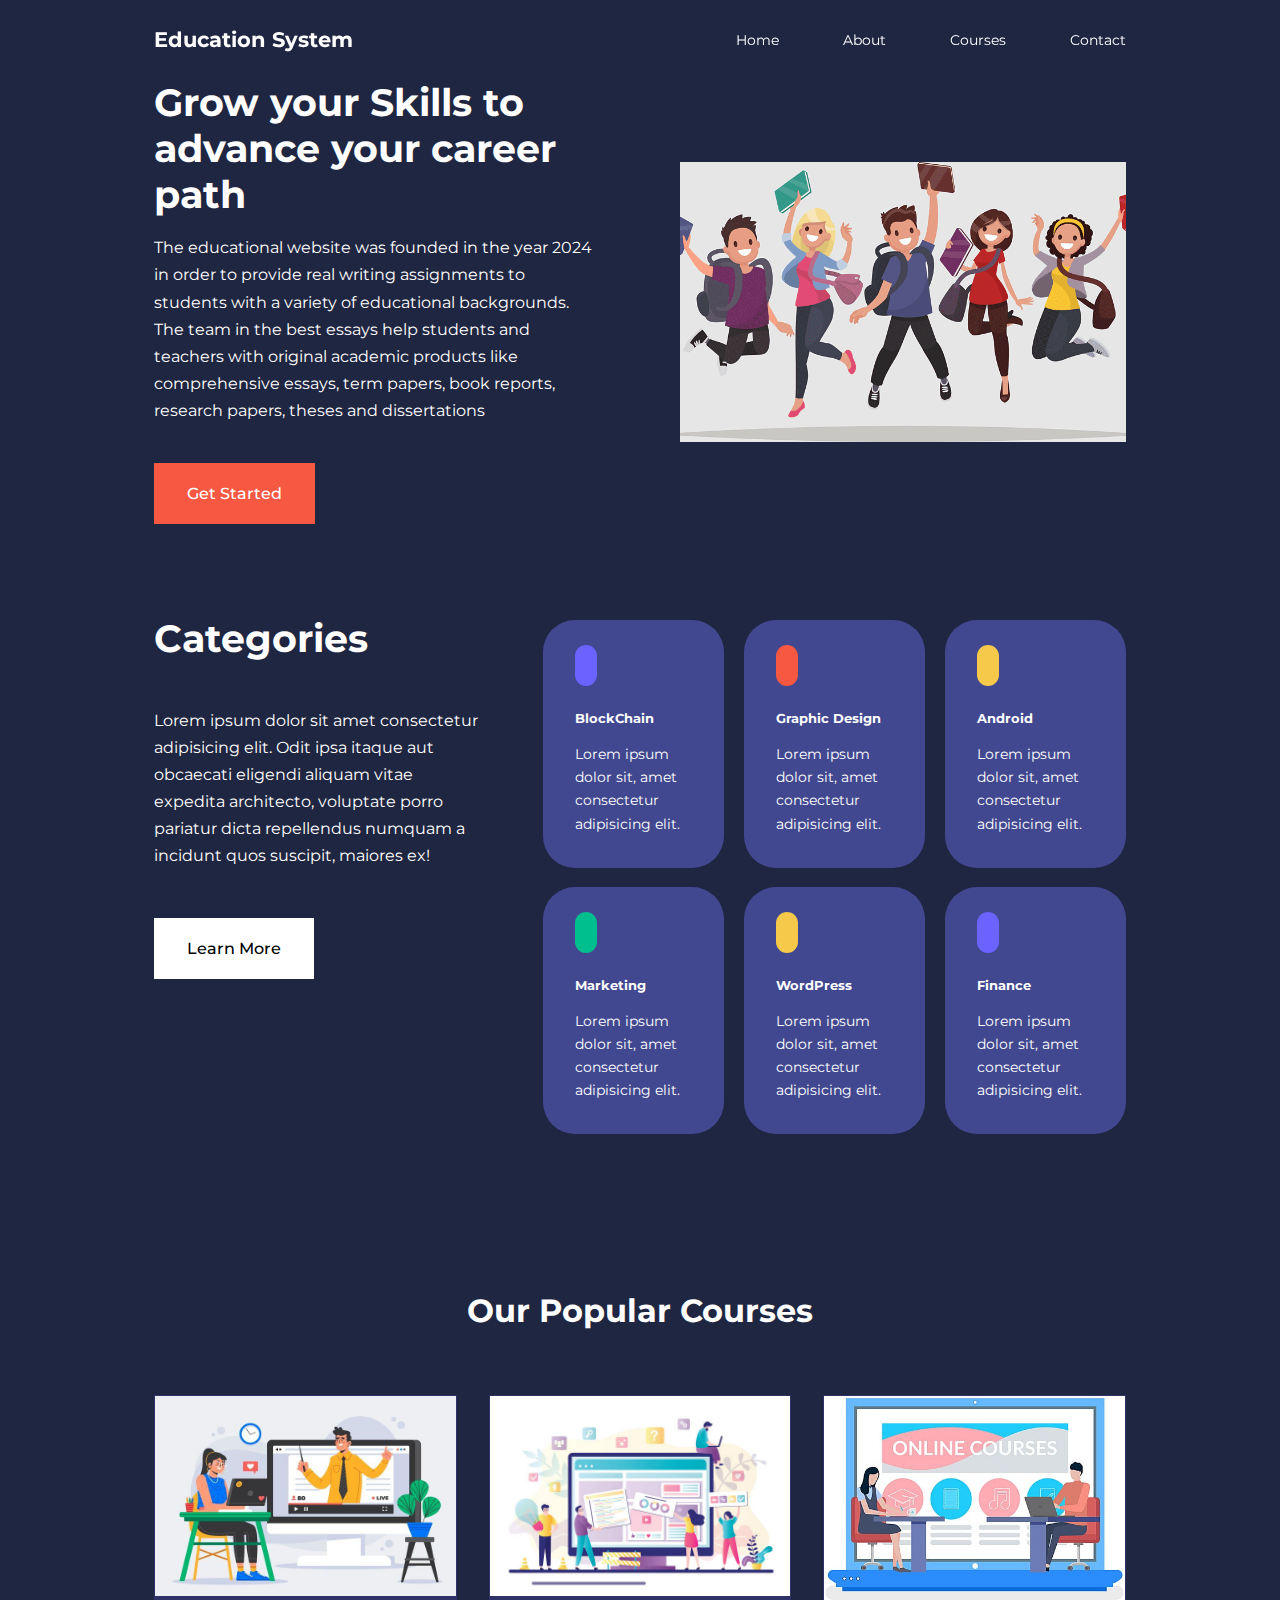
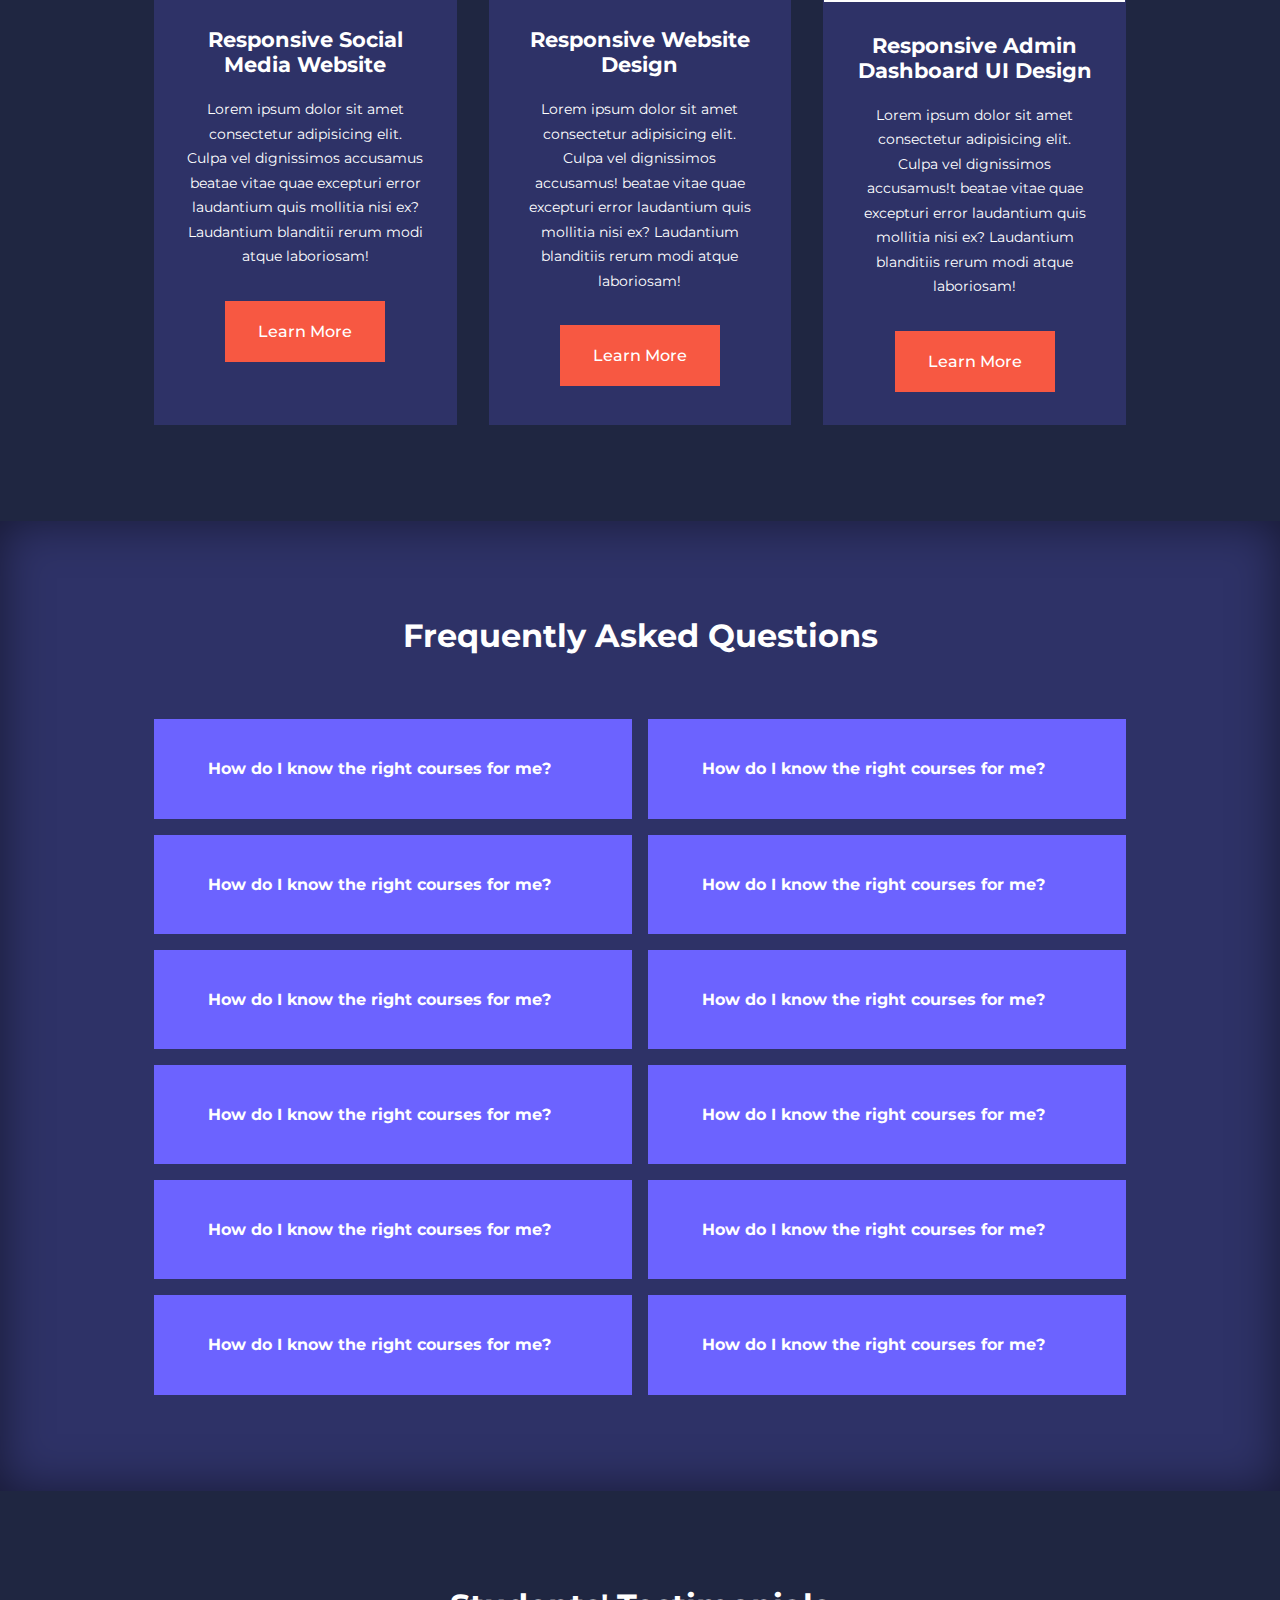
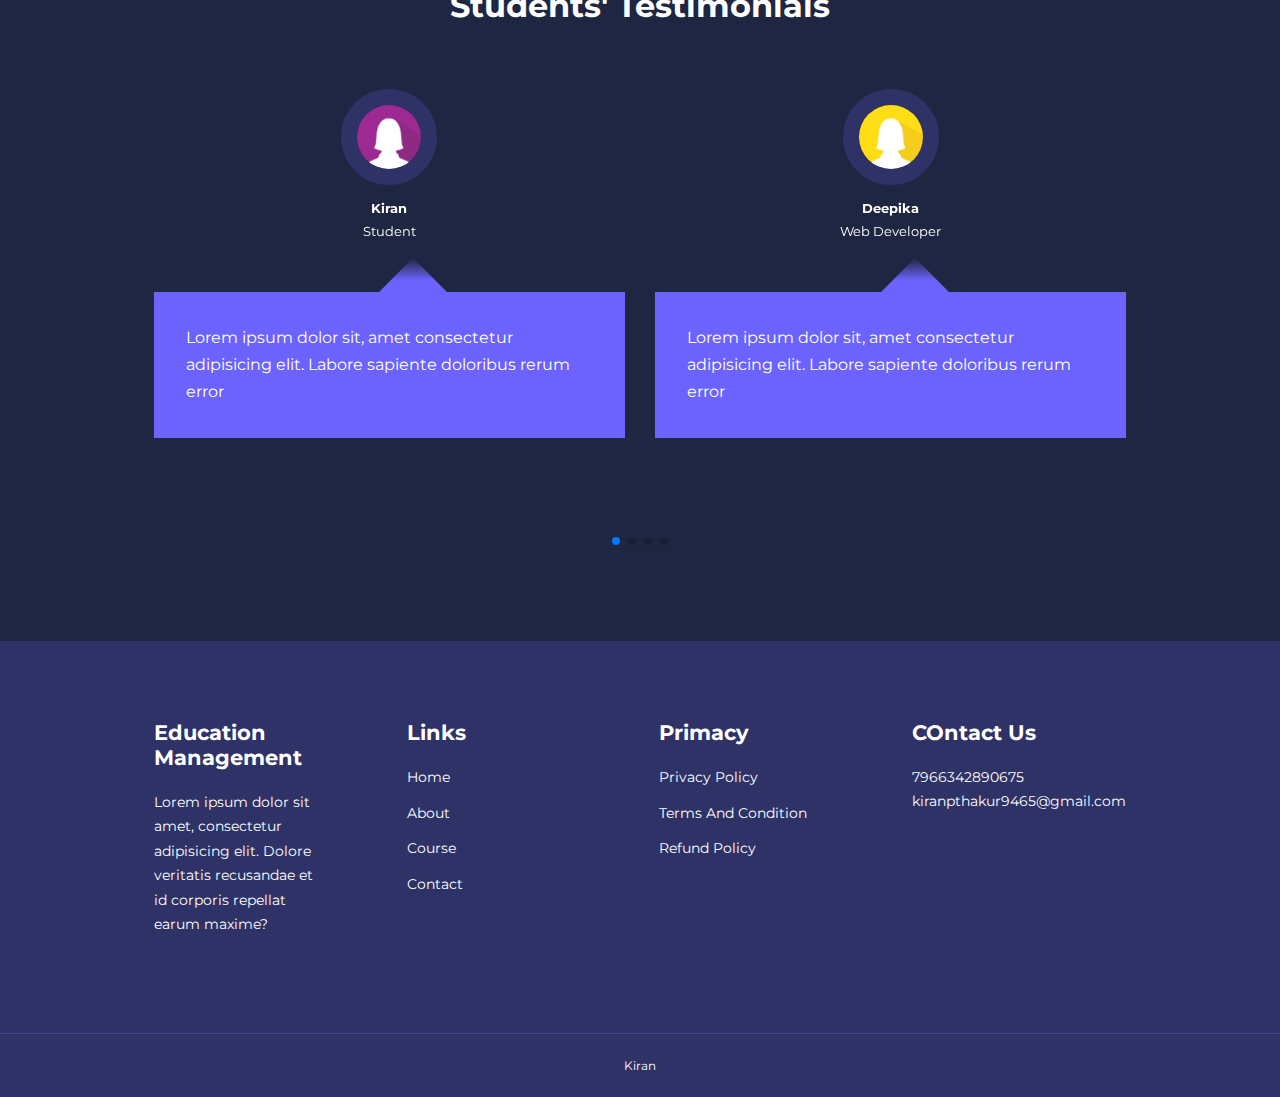
<file: index.html>
<!DOCTYPE html>
<html lang="en">

<head>
    <meta charset="UTF-8">
    <meta name="viewport" content="width=device-width, initial-scale=1.0">
    <title>Responsive Multipage Education Website Using HTML, CSS & Javascript</title>

    <!--iconscout cdn-->

    <link rel="stylesheet" href="https://unicons.iconscout.com/release/v4.0.8/css/line.css">

    <!-- <google fonts montserrat -->
    <link rel="preconnect" href="https://fonts.googleapis.com">
    <link rel="preconnect" href="https://fonts.gstatic.com" crossorigin>
    <link href="https://fonts.googleapis.com/css2?family=Montserrat:wght@300;400;500;600;700;800;900&display=swap"
        rel="stylesheet">

    <!-- Swiper Js -->

    <link rel="stylesheet" href="https://cdn.jsdelivr.net/npm/swiper@11/swiper-bundle.min.css" />

    <link rel="stylesheet" href="style.css">
</head>

<body>

    <nav>
        <div class="container nav_container">
            <a href="index.html">
                <h4>Education System</h4>
            </a>
            <ul class="nav_menu">
                <li><a href="index.html">Home</a> </li>
                <li><a href="about.html">About</a> </li>
                <li><a href="courses.html">Courses</a> </li>
                <li><a href="contact.html">Contact</a> </li>
            </ul>
            <button id="open-menu-btn"><i class="uil uil-bars"></i></button>
            <button id="close-menu-btn"><i class="uil uil-multiply"></i></button>

        </div>
    </nav>

    <!-- end of navbar -->

    <header>
        <div class="container header__container">
            <div class="header__left">
                <h1>Grow your Skills to advance your career path</h1>
                <p>The educational website was founded in the year 2024 in order to provide real writing assignments to
                    students with a variety of educational backgrounds. The team in the best essays help students and
                    teachers with original academic products
                    like comprehensive essays, term papers, book reports, research papers, theses and dissertations
                </p>
                <a href="courses.html" class="btn btn-primary">Get Started</a>
            </div>
            <div class="header__right">
                <div class="header__right-image">
                    <img src="./ab.png" height="280px">
                </div>
            </div>
        </div>
    </header>
    <!-- end of header -->





    <section class="categories">
        <div class="container categories__container">
            <div class="categories__left">
                <h1>Categories</h1>
                <p>Lorem ipsum dolor sit amet consectetur adipisicing elit. Odit ipsa itaque aut obcaecati eligendi
                    aliquam vitae expedita architecto, voluptate porro pariatur dicta repellendus numquam a incidunt
                    quos suscipit, maiores ex!</p>
                <a href="#" class="btn">Learn More</a>
            </div>
            <div class="categories__right">
                <article class="category">
                    <span class="category__icon"><i class="uil uil-bitcoin-circle"></i></span>
                    <h5>BlockChain</h5>
                    <p>Lorem ipsum dolor sit, amet consectetur adipisicing elit.
                    </p>
                </article>

                <article class="category">
                    <span class="category__icon"><i class="uil uil-palette"></i></span>
                    <h5>Graphic Design</h5>
                    <p>Lorem ipsum dolor sit, amet consectetur adipisicing elit.
                    </p>
                </article>

                <article class="category">
                    <span class="category__icon"><i class="uil uil-android"></i></span>
                    <h5>Android</h5>
                    <p>Lorem ipsum dolor sit, amet consectetur adipisicing elit.
                    </p>
                </article>

                <article class="category">
                    <span class="category__icon"><i class="uil uil-megaphone"></i></span>
                    <h5>Marketing</h5>
                    <p>Lorem ipsum dolor sit, amet consectetur adipisicing elit.
                    </p>
                </article>

                <article class="category">
                    <span class="category__icon"><i class="uil uil-wordpress"></i></span>
                    <h5>WordPress</h5>
                    <p>Lorem ipsum dolor sit, amet consectetur adipisicing elit.
                    </p>
                </article>

                <article class="category">
                    <span class="category__icon"><i class="uil uil-usd-circle"></i></span>
                    <h5>Finance</h5>
                    <p>Lorem ipsum dolor sit, amet consectetur adipisicing elit.
                    </p>
                </article>

            </div>
        </div>
    </section>

    <!-- end of categories -->


    <section class="courses">
        <h2>Our Popular Courses</h2>
        <div class="container courses__container">
            <article class="course">
                <div class="course__image">
                    <img src="./img1.jpg">
                </div>
                <div class="course__info">
                    <h4>Responsive Social Media Website</h4>
                    <p>Lorem ipsum dolor sit amet consectetur adipisicing elit. Culpa vel dignissimos accusamus
                        beatae vitae quae excepturi error laudantium quis mollitia nisi ex? Laudantium blanditii
                        rerum modi atque laboriosam!</p>
                    <a href="courses.html" class="btn btn-primary">Learn More</a>
                </div>
            </article>

            <article class="course">
                <div class="course__image">
                    <img src="./dkj.jpg">
                </div>
                <div class="course__info">
                    <h4>Responsive Website Design</h4>
                    <p>Lorem ipsum dolor sit amet consectetur adipisicing elit. Culpa vel dignissimos accusamus!
                        beatae vitae quae excepturi error laudantium quis mollitia nisi ex? Laudantium blanditiis
                        rerum modi atque laboriosam!</p>
                    <a href="courses.html" class="btn btn-primary">Learn More</a>
                </div>
            </article>

            <article class="course">
                <div class="course__image">
                    <img src="./ksd.jpg">
                </div>
                <div class="course__info">
                    <h4>Responsive Admin Dashboard UI Design</h4>
                    <p>Lorem ipsum dolor sit amet consectetur adipisicing elit. Culpa vel dignissimos accusamus!t
                        beatae vitae quae excepturi error laudantium quis mollitia nisi ex? Laudantium blanditiis
                        rerum modi atque laboriosam!</p>
                    <a href="courses.html" class="btn btn-primary">Learn More</a>
                </div>
            </article>

        </div>


    </section>
    <!-- end of courses -->



    <section class="faqs">
        <h2>Frequently Asked Questions</h2>
        <div class="container faqs__container">
            <article class="faq">
                <div class="faq__icon"><i class="uil uil-plus"></i></div>
                <div class="question__answer">
                    <h4>How do I know the right courses for me?</h4>
                    <p>
                        Lorem ipsum dolor sit, amet consectetur adipisicing elit. Quos illo repudiandae quidem
                        consequuntur quasi libero mollitia modi officia dicta assumenda harum, aut at, ipsa, qui vero
                        reiciendis nostrum veniam non.
                    </p>
                </div>
            </article>

            <article class="faq">
                <div class="faq__icon"><i class="uil uil-plus"></i></div>
                <div class="question__answer">
                    <h4>How do I know the right courses for me?</h4>
                    <p>
                        Lorem ipsum dolor sit, amet consectetur adipisicing elit. Quos illo repudiandae quidem
                        consequuntur quasi libero mollitia modi officia dicta assumenda harum, aut at, ipsa, qui vero
                        reiciendis nostrum veniam non.
                    </p>
                </div>
            </article>

            <article class="faq">
                <div class="faq__icon"><i class="uil uil-plus"></i></div>
                <div class="question__answer">
                    <h4>How do I know the right courses for me?</h4>
                    <p>
                        Lorem ipsum dolor sit, amet consectetur adipisicing elit. Quos illo repudiandae quidem
                        consequuntur quasi libero mollitia modi officia dicta assumenda harum, aut at, ipsa, qui vero
                        reiciendis nostrum veniam non.
                    </p>
                </div>
            </article>

            <article class="faq">
                <div class="faq__icon"><i class="uil uil-plus"></i></div>
                <div class="question__answer">
                    <h4>How do I know the right courses for me?</h4>
                    <p>
                        Lorem ipsum dolor sit, amet consectetur adipisicing elit. Quos illo repudiandae quidem
                        consequuntur quasi libero mollitia modi officia dicta assumenda harum, aut at, ipsa, qui vero
                        reiciendis nostrum veniam non.
                    </p>
                </div>
            </article>

            <article class="faq">
                <div class="faq__icon"><i class="uil uil-plus"></i></div>
                <div class="question__answer">
                    <h4>How do I know the right courses for me?</h4>
                    <p>
                        Lorem ipsum dolor sit, amet consectetur adipisicing elit. Quos illo repudiandae quidem
                        consequuntur quasi libero mollitia modi officia dicta assumenda harum, aut at, ipsa, qui vero
                        reiciendis nostrum veniam non.
                    </p>
                </div>
            </article>

            <article class="faq">
                <div class="faq__icon"><i class="uil uil-plus"></i></div>
                <div class="question__answer">
                    <h4>How do I know the right courses for me?</h4>
                    <p>
                        Lorem ipsum dolor sit, amet consectetur adipisicing elit. Quos illo repudiandae quidem
                        consequuntur quasi libero mollitia modi officia dicta assumenda harum, aut at, ipsa, qui vero
                        reiciendis nostrum veniam non.
                    </p>
                </div>
            </article>

            <article class="faq">
                <div class="faq__icon"><i class="uil uil-plus"></i></div>
                <div class="question__answer">
                    <h4>How do I know the right courses for me?</h4>
                    <p>
                        Lorem ipsum dolor sit, amet consectetur adipisicing elit. Quos illo repudiandae quidem
                        consequuntur quasi libero mollitia modi officia dicta assumenda harum, aut at, ipsa, qui vero
                        reiciendis nostrum veniam non.
                    </p>
                </div>
            </article>

            <article class="faq">
                <div class="faq__icon"><i class="uil uil-plus"></i></div>
                <div class="question__answer">
                    <h4>How do I know the right courses for me?</h4>
                    <p>
                        Lorem ipsum dolor sit, amet consectetur adipisicing elit. Quos illo repudiandae quidem
                        consequuntur quasi libero mollitia modi officia dicta assumenda harum, aut at, ipsa, qui vero
                        reiciendis nostrum veniam non.
                    </p>
                </div>
            </article>

            <article class="faq">
                <div class="faq__icon"><i class="uil uil-plus"></i></div>
                <div class="question__answer">
                    <h4>How do I know the right courses for me?</h4>
                    <p>
                        Lorem ipsum dolor sit, amet consectetur adipisicing elit. Quos illo repudiandae quidem
                        consequuntur quasi libero mollitia modi officia dicta assumenda harum, aut at, ipsa, qui vero
                        reiciendis nostrum veniam non.
                    </p>
                </div>
            </article>

            <article class="faq">
                <div class="faq__icon"><i class="uil uil-plus"></i></div>
                <div class="question__answer">
                    <h4>How do I know the right courses for me?</h4>
                    <p>
                        Lorem ipsum dolor sit, amet consectetur adipisicing elit. Quos illo repudiandae quidem
                        consequuntur quasi libero mollitia modi officia dicta assumenda harum, aut at, ipsa, qui vero
                        reiciendis nostrum veniam non.
                    </p>
                </div>
            </article>

            <article class="faq">
                <div class="faq__icon"><i class="uil uil-plus"></i></div>
                <div class="question__answer">
                    <h4>How do I know the right courses for me?</h4>
                    <p>
                        Lorem ipsum dolor sit, amet consectetur adipisicing elit. Quos illo repudiandae quidem
                        consequuntur quasi libero mollitia modi officia dicta assumenda harum, aut at, ipsa, qui vero
                        reiciendis nostrum veniam non.
                    </p>
                </div>
            </article>

            <article class="faq">
                <div class="faq__icon"><i class="uil uil-plus"></i></div>
                <div class="question__answer">
                    <h4>How do I know the right courses for me?</h4>
                    <p>
                        Lorem ipsum dolor sit, amet consectetur adipisicing elit. Quos illo repudiandae quidem
                        consequuntur quasi libero mollitia modi officia dicta assumenda harum, aut at, ipsa, qui vero
                        reiciendis nostrum veniam non.
                    </p>
                </div>
            </article>
        </div>
    </section>
    <!-- end of faqs -->


    <section class="container testimonials__Container mySwiper">
        <h2>Students' Testimonials</h2>
        <div class="swiper-wrapper">
            <article class="testimonials swiper-slide">
                <div class="avtar">
                    <img src="./a.jpg">
                </div>
                <div class="testimonials__info">
                    <h5>Kiran</h5>
                    <small>Student</small>
                </div>
                <div class="testimonial__body">
                    <p>Lorem ipsum dolor sit, amet consectetur adipisicing elit. Labore sapiente doloribus rerum error
                    </p>
                </div>

            </article>

            <article class="testimonials swiper-slide">
                <div class="avtar">
                    <img src="./b.jpg">
                </div>
                <div class="testimonials__info">
                    <h5>Deepika</h5>
                    <small>Web Developer</small>
                </div>
                <div class="testimonial__body">
                    <p>Lorem ipsum dolor sit, amet consectetur adipisicing elit. Labore sapiente doloribus rerum error
                    </p>
                </div>

            </article>

            <article class="testimonials swiper-slide">
                <div class="avtar">
                    <img src="./c.png">
                </div>
                <div class="testimonials__info">
                    <h5>Sakshi</h5>
                    <small>Android Developer</small>
                </div>
                <div class="testimonial__body">
                    <p>Lorem ipsum dolor sit, amet consectetur adipisicing elit. Labore sapiente doloribus rerum error
                        ?</p>
                </div>

            </article>

            <article class="testimonials swiper-slide">
                <div class="avtar">
                    <img src="./d.jpg">
                </div>
                <div class="testimonials__info">
                    <h5>Nikita</h5>
                    <small>Digital Marketing</small>
                </div>
                <div class="testimonial__body">
                    <p>Lorem ipsum dolor sit, amet consectetur adipisicing elit. Labore sapiente doloribus rerum error
                        ?</p>
                </div>

            </article>

            <article class="testimonials swiper-slide">
                <div class="avtar">
                    <img src="./e.jpg">
                </div>
                <div class="testimonials__info">
                    <h5>Palaksha</h5>
                    <small>Music</small>
                </div>
                <div class="testimonial__body">
                    <p>Lorem ipsum dolor sit, amet consectetur adipisicing elit. Labore sapiente doloribus rerum error
                    </p>
                </div>d

            </article>


        </div>
        <div class="swiper-pagination"></div>

    </section>

    <!-- footer section -->
    <footer >
        <div class="container footer__container">
            <div class="footer__1">
                <a href="index.html" class="footer__logo">
                    <h4>Education Management</h4>
                </a>
                <p>Lorem ipsum dolor sit amet, consectetur adipisicing elit. Dolore veritatis recusandae et id corporis
                    repellat earum maxime?</p>
            </div>

            <div class="footer__2">
                <h4>Links</h4>
                <ul class="Links">
                    <li><a href="index.html">Home</a></li>
                    <li><a href="about.html">About</a></li>
                    <li><a href="courses.html">Course</a></li>
                    <li><a href="contact.html">Contact</a></li>
                </ul>

            </div>

            <div class="footer__3">
                <h4>Primacy</h4>
                <ul class="privacy">
                    <li><a href="#">Privacy Policy</a></li>
                    <li><a href="#">Terms And Condition</a></li>
                    <li><a href="#">Refund Policy</a></li>
                </ul>

            </div>

            <div class="footer__4">
                <h4>COntact Us</h4>
                <div>
                    <p>7966342890675</p>
                    <p>kiranpthakur9465@gmail.com</p>
                </div>
                <ul class="footer_social">
                    <li><a href="https://facebook.com"><i class="uil uil-facebook"></i></a></li>
                    <li><a href="https://instagram.com"><i class="uil uil-instagram"></i></a></li>
                    <li><a href="https://twitter.com"><i class="uil uil-twitter"></i></a></li>
                    <li><a href="https://linkedin.com"><i class="uil uil-linkedin"></i></a></li>
                </ul>

            </div>

        </div>
        <div class="footer_copyright">
            <small> Kiran</small>
        </div>
    </footer>



    <script src="https://cdn.jsdelivr.net/npm/swiper@11/swiper-bundle.min.js"></script>
    <script src="./main.js"></script>

    <script>
        var swiper = new Swiper(".mySwiper", {
            slidesPerView: 1,
            spaceBetween: 30,
            pagination: {
                el: ".swiper-pagination",
                clickable: true,
            },
            //when window width is >= 600px
            breakpoints: {
                600: {
                    slidesPerView: 2
                }
            }
        });
    </script>




</body>

</html>
</file>
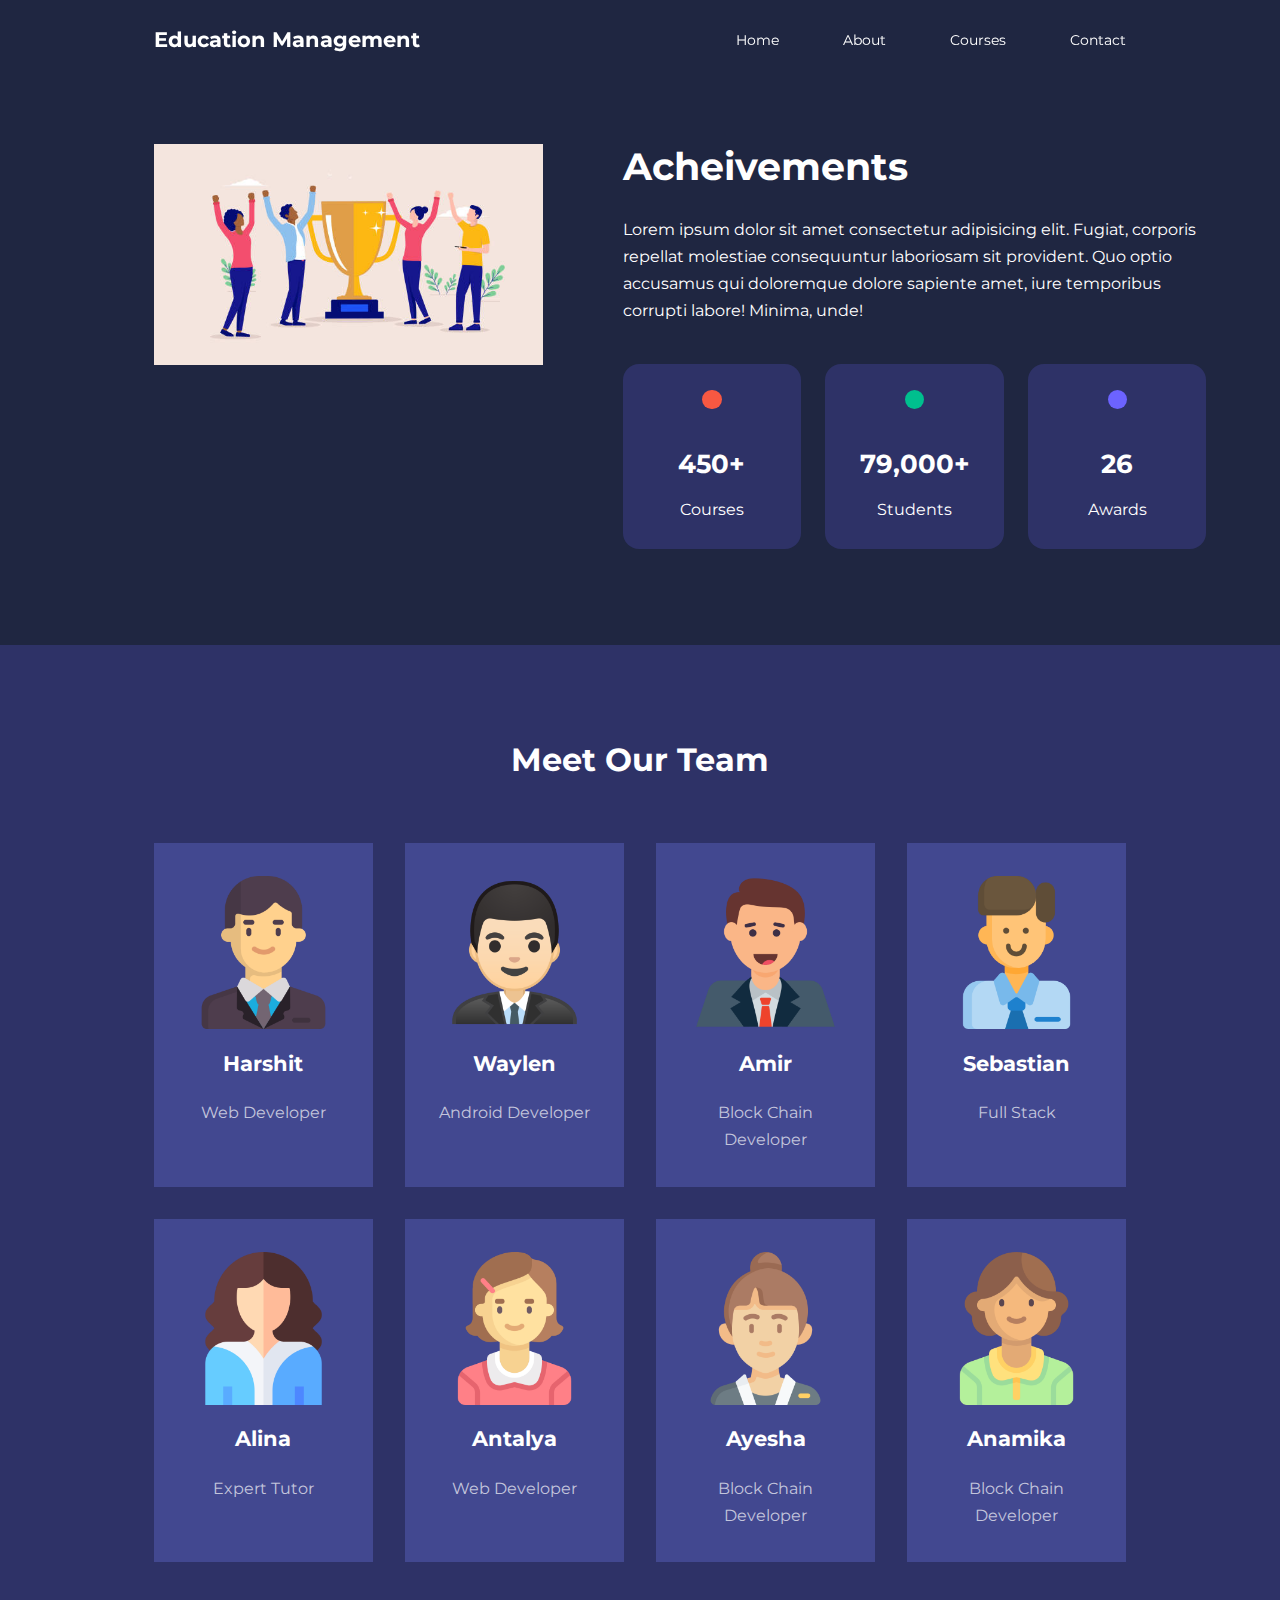
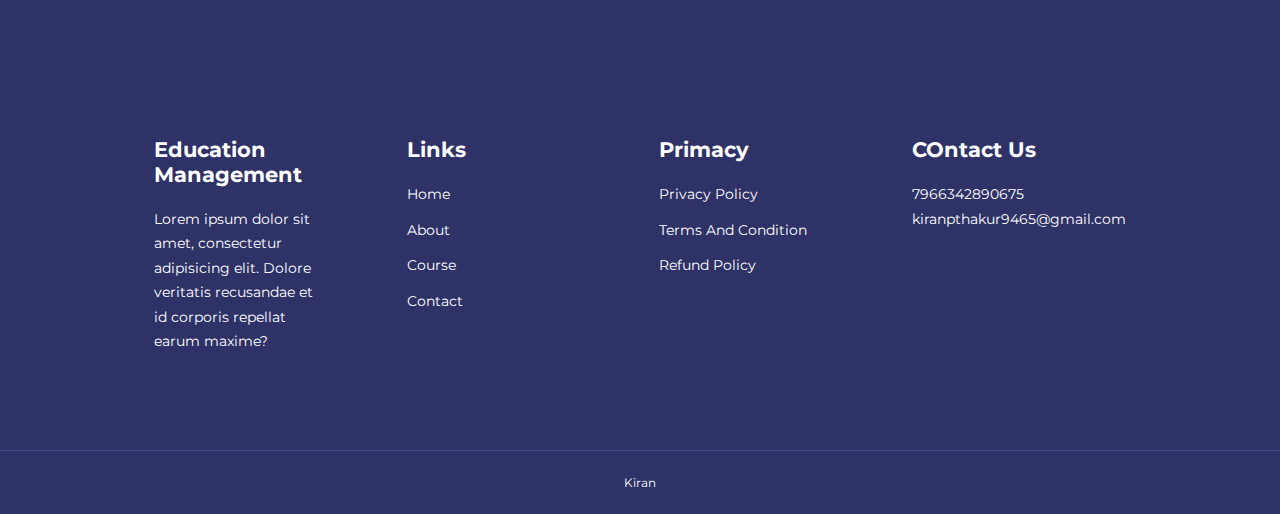
<file: about.html>
<!DOCTYPE html>
<html lang="en">

<head>
    <meta charset="UTF-8">
    <meta name="viewport" content="width=device-width, initial-scale=1.0">
    <title>Responsive Multipage Education Website Using HTML, CSS & Javascript</title>

    <!--iconscout cdn-->

    <link rel="stylesheet" href="https://unicons.iconscout.com/release/v4.0.8/css/line.css">

    <!-- <google fonts montserrat -->
    <link rel="preconnect" href="https://fonts.googleapis.com">
    <link rel="preconnect" href="https://fonts.gstatic.com" crossorigin>
    <link href="https://fonts.googleapis.com/css2?family=Montserrat:wght@300;400;500;600;700;800;900&display=swap"
        rel="stylesheet">

    <link rel="stylesheet" href="style.css">
    <link rel="stylesheet" href="about.css">
</head>

<body>

    <nav>
        <div class="container nav_container">
            <a href="index.html">
                <h4>Education Management</h4>
            </a>
            <ul class="nav_menu">
                <li><a href="index.html">Home</a> </li>
                <li><a href="about.html">About</a> </li>
                <li><a href="courses.html">Courses</a> </li>
                <li><a href="contact.html">Contact</a> </li>
            </ul>
            <button id="open-menu-btn"><i class="uil uil-bars"></i></button>
            <button id="close-menu-btn"><i class="uil uil-multiply"></i></button>

        </div>
    </nav>

    <section class="about__acheivement">

        <div class="container about_acheivement-container">
            <div class="about__acheivements-left">
                <img src="./achive.jpg">

            </div>

            <div class="about__acheivement-right">
                <h1>Acheivements</h1>
                <p>
                    Lorem ipsum dolor sit amet consectetur adipisicing elit. Fugiat, corporis repellat molestiae
                    consequuntur laboriosam sit provident. Quo optio accusamus qui doloremque dolore sapiente amet, iure
                    temporibus corrupti labore! Minima, unde!
                </p>
                <div class="acheivements__cards">
                    <article class="acheivement__card">
                        <span class="acheivements__icon">
                            <i class="uil uil-video"></i>

                        </span>
                        <h3>450+</h3>
                        <p>Courses</p>
                    </article>

                    <article class="acheivement__card">
                        <span class="acheivements__icon">
                            <i class="uil uil-users-alt"></i>

                        </span>
                        <h3>79,000+</h3>
                        <p>Students</p>
                    </article>


                    <article class="acheivement__card">
                        <span class="acheivements__icon">
                            <i class="uil uil-award"></i>

                        </span>
                        <h3>26</h3>
                        <p>Awards</p>
                    </article>



                </div>
            </div>
        </div>
    </section>

    <!-- end of achievements -->



    <section class="team">
        <h2> Meet Our Team</h2>
        <div class="container team_container">
        
            <article class="team_member">
                <div class="team_member-image">
                    <img src="./c1.png" >
                </div>
                <div class="team__member-info">
                    <h4>Harshit</h4>
                    <p>Web Developer</p>
                </div>
                <div class="team__member-social">
                    
                    <a href="https://instagram.com" target="_blank"><i class="uil uil-instagram"></i></a>
                    <a href="https://twitter.com" target="_blank"><i class="uil uil-twitter-alt"></i></a>
                    <a href="https://linkdin.com" target="_blank"><i class="uil uil-linkedin-alt"></i></a>
                </div>
            </article>

            
            <article class="team_member">
                <div class="team_member-image">
                    <img src="./c2.png" >
                </div>
                <div class="team__member-info">
                    <h4>Waylen</h4>
                    <p>Android Developer</p>
                </div>
                <div class="team__member-social">
                    
                    <a href="https://instagram.com" target="_blank"><i class="uil uil-instagram"></i></a>
                    <a href="https://twitter.com" target="_blank"><i class="uil uil-twitter-alt"></i></a>
                    <a href="https://linkdin.com" target="_blank"><i class="uil uil-linkedin-alt"></i></a>
                </div>
            </article>

            
            <article class="team_member">
                <div class="team_member-image">
                    <img src="./c3.png" >
                </div>
                <div class="team__member-info">
                    <h4>Amir</h4>
                    <p>Block Chain Developer</p>
                </div>
                <div class="team__member-social">
                    
                    <a href="https://instagram.com" target="_blank"><i class="uil uil-instagram"></i></a>
                    <a href="https://twitter.com" target="_blank"><i class="uil uil-twitter-alt"></i></a>
                    <a href="https://linkdin.com" target="_blank"><i class="uil uil-linkedin-alt"></i></a>
                </div>
            </article>

            
            <article class="team_member">
                <div class="team_member-image">
                    <img src="./c4.png" >
                </div>
                <div class="team__member-info">
                    <h4>Sebastian</h4>
                    <p>Full Stack</p>
                </div>
                <div class="team__member-social">
                    
                    <a href="https://instagram.com" target="_blank"><i class="uil uil-instagram"></i></a>
                    <a href="https://twitter.com" target="_blank"><i class="uil uil-twitter-alt"></i></a>
                    <a href="https://linkdin.com" target="_blank"><i class="uil uil-linkedin-alt"></i></a>
                </div>
            </article>

            
            <article class="team_member">
                <div class="team_member-image">
                    <img src="./c5.png" >
                </div>
                <div class="team__member-info">
                    <h4>Alina</h4>
                    <p>Expert Tutor</p>
                </div>
                <div class="team__member-social">
                    
                    <a href="https://instagram.com" target="_blank"><i class="uil uil-instagram"></i></a>
                    <a href="https://twitter.com" target="_blank"><i class="uil uil-twitter-alt"></i></a>
                    <a href="https://linkdin.com" target="_blank"><i class="uil uil-linkedin-alt"></i></a>
                </div>
            </article>

            
            <article class="team_member">
                <div class="team_member-image">
                    <img src="./c6.png" >
                </div>
                <div class="team__member-info">
                    <h4>Antalya</h4>
                    <p>Web Developer</p>
                </div>
                <div class="team__member-social">
                    
                    <a href="https://instagram.com" target="_blank"><i class="uil uil-instagram"></i></a>
                    <a href="https://twitter.com" target="_blank"><i class="uil uil-twitter-alt"></i></a>
                    <a href="https://linkdin.com" target="_blank"><i class="uil uil-linkedin-alt"></i></a>
                </div>
            </article>

            
            <article class="team_member">
                <div class="team_member-image">
                    <img src="./c7.png" >
                </div>
                <div class="team__member-info">
                    <h4>Ayesha</h4>
                    <p>Block Chain Developer</p>
                </div>
                <div class="team__member-social">
                    
                    <a href="https://instagram.com" target="_blank"><i class="uil uil-instagram"></i></a>
                    <a href="https://twitter.com" target="_blank"><i class="uil uil-twitter-alt"></i></a>
                    <a href="https://linkdin.com" target="_blank"><i class="uil uil-linkedin-alt"></i></a>
                </div>
            </article>

<article class="team_member">
            <div class="team_member-image">
                <img src="./c8.png" >
            </div>
            <div class="team__member-info">
                <h4>Anamika</h4>
                <p>Block Chain Developer</p>
            </div>
            <div class="team__member-social">
                
                <a href="https://instagram.com" target="_blank"><i class="uil uil-instagram"></i></a>
                <a href="https://twitter.com" target="_blank"><i class="uil uil-twitter-alt"></i></a>
                <a href="https://linkdin.com" target="_blank"><i class="uil uil-linkedin-alt"></i></a>
            </div>
        </article>

            <!-- end of meet our team -->

            
    




        </div>
    </section>

    <!-- footer section -->
    <footer>
        <div class="container footer__container">
            <div class="footer__1">
                <a href="index.html" class="footer__logo">
                    <h4>Education Management</h4>
                </a>
                <p>Lorem ipsum dolor sit amet, consectetur adipisicing elit. Dolore veritatis recusandae et id corporis
                    repellat earum maxime?</p>
            </div>

            <div class="footer__2">
                <h4>Links</h4>
                <ul class="Links">
                    <li><a href="index.html">Home</a></li>
                    <li><a href="about.html">About</a></li>
                    <li><a href="courses.html">Course</a></li>
                    <li><a href="contact.html">Contact</a></li>
                </ul>

            </div>

            <div class="footer__3">
                <h4>Primacy</h4>
                <ul class="privacy">
                    <li><a href="#">Privacy Policy</a></li>
                    <li><a href="#">Terms And Condition</a></li>
                    <li><a href="#">Refund Policy</a></li>
                </ul>

            </div>

            <div class="footer__4">
                <h4>COntact Us</h4>
                <div>
                    <p>7966342890675</p>
                    <p>kiranpthakur9465@gmail.com</p>
                </div>
                <ul class="footer_social">
                    <li><a href="#"><i class="uil uil-facebook"></i></a></li>
                    <li><a href="#"><i class="uil uil-instagram"></i></a></li>
                    <li><a href="#"><i class="uil uil-twitter"></i></a></li>
                    <li><a href="#"><i class="uil uil-linkedin"></i></a></li>
                </ul>

            </div>

        </div>
        <div class="footer_copyright">
            <small> Kiran</small>
        </div>
    </footer>
    <script src="./main.js"></script>



</body>

</html>
</file>
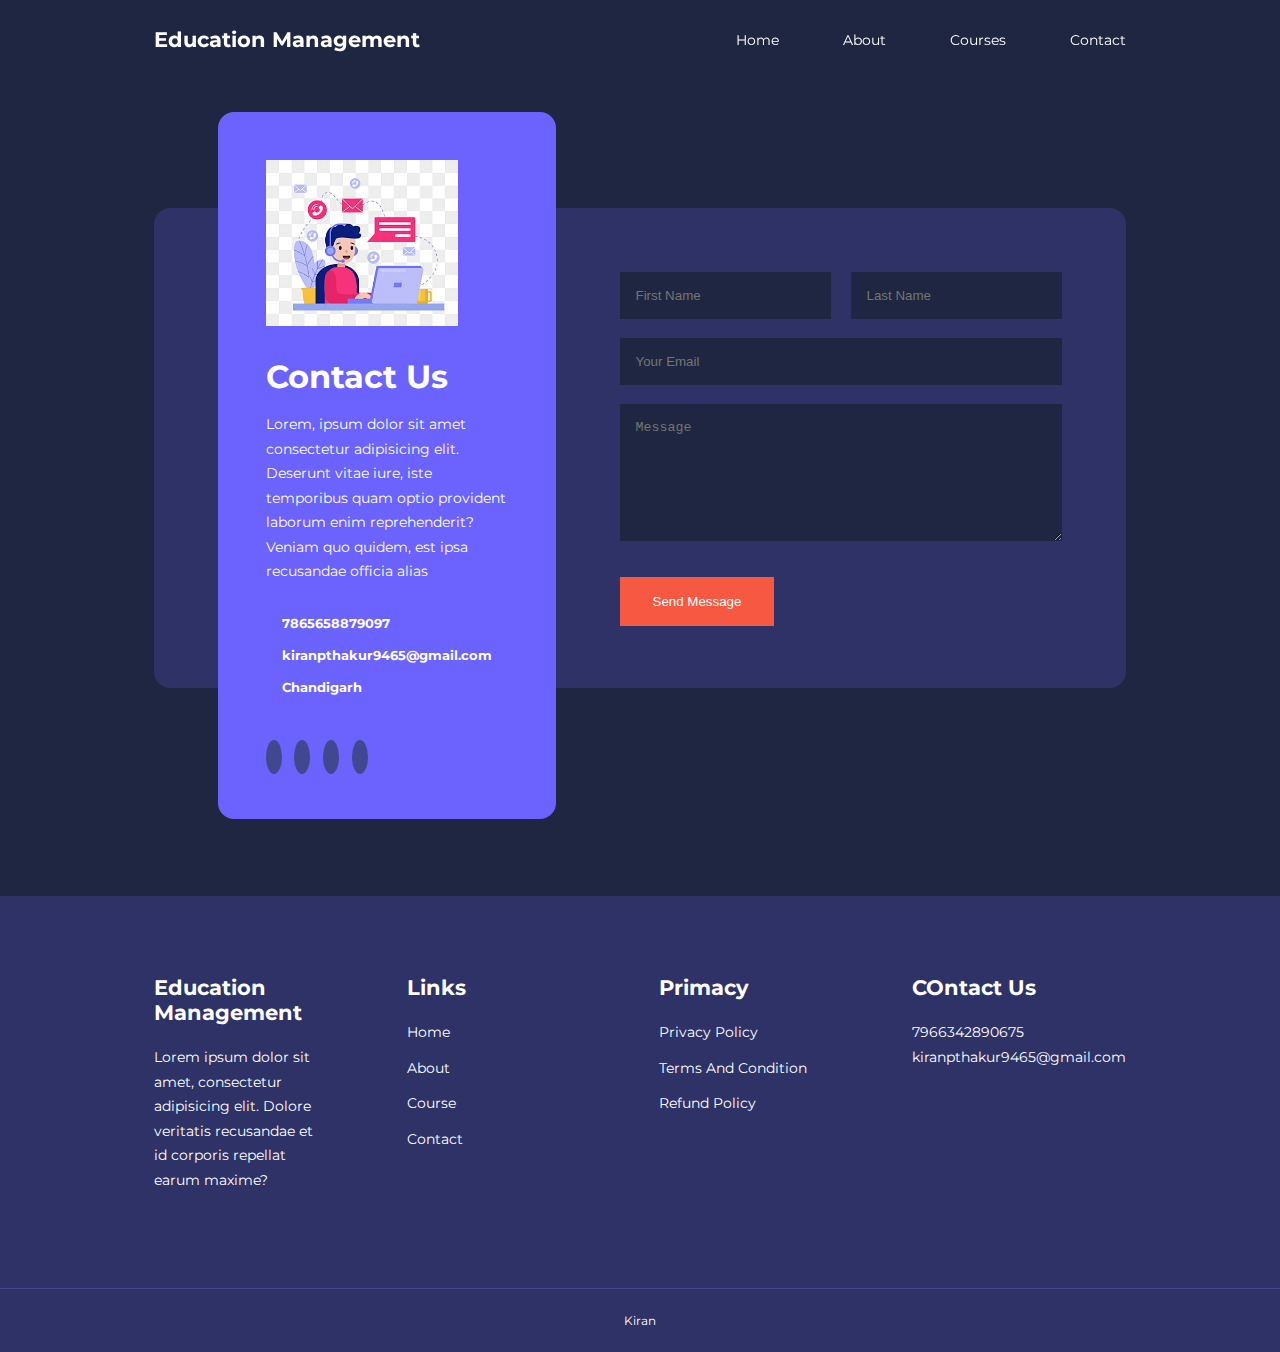
<file: contact.html>
<!DOCTYPE html>
<html lang="en">

<head>
    <meta charset="UTF-8">
    <meta name="viewport" content="width=device-width, initial-scale=1.0">
    <title>Responsive Multipage Education Website Using HTML, CSS & Javascript</title>

    <!--iconscout cdn-->

    <link rel="stylesheet" href="https://unicons.iconscout.com/release/v4.0.8/css/line.css">

    <!-- <google fonts montserrat -->
    <link rel="preconnect" href="https://fonts.googleapis.com">
    <link rel="preconnect" href="https://fonts.gstatic.com" crossorigin>
    <link href="https://fonts.googleapis.com/css2?family=Montserrat:wght@300;400;500;600;700;800;900&display=swap"
        rel="stylesheet">

    <link rel="stylesheet" href="style.css">
    <link rel="stylesheet" href="contact.css">
</head>

<body>

    <nav>
        <div class="container nav_container">
            <a href="index.html">
                <h4>Education Management</h4>
            </a>
            <ul class="nav_menu">
                <li><a href="index.html">Home</a> </li>
                <li><a href="about.html">About</a> </li>
                <li><a href="courses.html">Courses</a> </li>
                <li><a href="contact.html">Contact</a> </li>
            </ul>
            <button id="open-menu-btn"><i class="uil uil-bars"></i></button>
            <button id="close-menu-btn"><i class="uil uil-multiply"></i></button>

        </div>
    </nav>

    <section class="contact">
        <div class="container contact_container">
            <aside class="contact__aside">
                <div class="aside__image">
                    <img src="./us.jpg">

                </div>
                <h2>Contact Us</h2>
                <p>Lorem, ipsum dolor sit amet consectetur adipisicing elit. Deserunt vitae iure, iste temporibus quam
                    optio provident laborum enim reprehenderit? Veniam quo quidem, est ipsa recusandae officia alias
                    </p>
                    <ul class="contact__details">
<li><i class="uil uil-phone-times"></i>
<h5>7865658879097</h5>
</li>
<li><i class="uil uil-envelope"></i>
<h5>kiranpthakur9465@gmail.com</h5>
</li>
<li><i class="uil uil-location-pin-alt"></i>
<h5>Chandigarh</h5></li>
                    </ul>

                    <ul class="contact_social">
                        <li><a href="https://facebook.com"><i class="uil uil-facebook"></i></a></li>
                        <li><a href="https://instagram.com"><i class="uil uil-instagram"></i></a></li>
                        <li><a href="https://twitter.com"><i class="uil uil-twitter"></i></a></li>
                        <li><a href="https://linkedin.com"><i class="uil uil-linkedin"></i></a></li>
                    </ul>
            </aside>

            <form class="contact_form">
<div class="form__name">
    <input type="text" name="First Name" placeholder="First Name" required>
    <input type="text" name="Last Name" placeholder="Last Name" required>
</div>
<input type ="email" name="Email " placeholder="Your Email " required>
<textarea name=" Message" rows="7"  placeholder="Message"></textarea>
<button type="submit" class="btn btn-primary">Send Message</button>
            </form>
        </div>
    </section>









    <!-- footer section -->
    <footer>
        <div class="container footer__container">
            <div class="footer__1">
                <a href="index.html" class="footer__logo">
                    <h4>Education Management</h4>
                </a>
                <p>Lorem ipsum dolor sit amet, consectetur adipisicing elit. Dolore veritatis recusandae et id corporis
                    repellat earum maxime?</p>
            </div>

            <div class="footer__2">
                <h4>Links</h4>
                <ul class="Links">
                    <li><a href="index.html">Home</a></li>
                    <li><a href="about.html">About</a></li>
                    <li><a href="courses.html">Course</a></li>
                    <li><a href="contact.html">Contact</a></li>
                </ul>

            </div>

            <div class="footer__3">
                <h4>Primacy</h4>
                <ul class="privacy">
                    <li><a href="#">Privacy Policy</a></li>
                    <li><a href="#">Terms And Condition</a></li>
                    <li><a href="#">Refund Policy</a></li>
                </ul>

            </div>

            <div class="footer__4">
                <h4>COntact Us</h4>
                <div>
                    <p>7966342890675</p>
                    <p>kiranpthakur9465@gmail.com</p>
                </div>
                <ul class="footer_social">
                    <li><a href="https://facebook.com"><i class="uil uil-facebook"></i></a></li>
                    <li><a href="https://instagram.com"><i class="uil uil-instagram"></i></a></li>
                    <li><a href="https://twitter.com"><i class="uil uil-twitter"></i></a></li>
                    <li><a href="https://linkedin.com"><i class="uil uil-linkedin"></i></a></li>
                </ul>

            </div>

        </div>
        <div class="footer_copyright">
            <small> Kiran</small>
        </div>
    </footer>
    <script src="./main.js"></script>



</body>

</html>
</file>
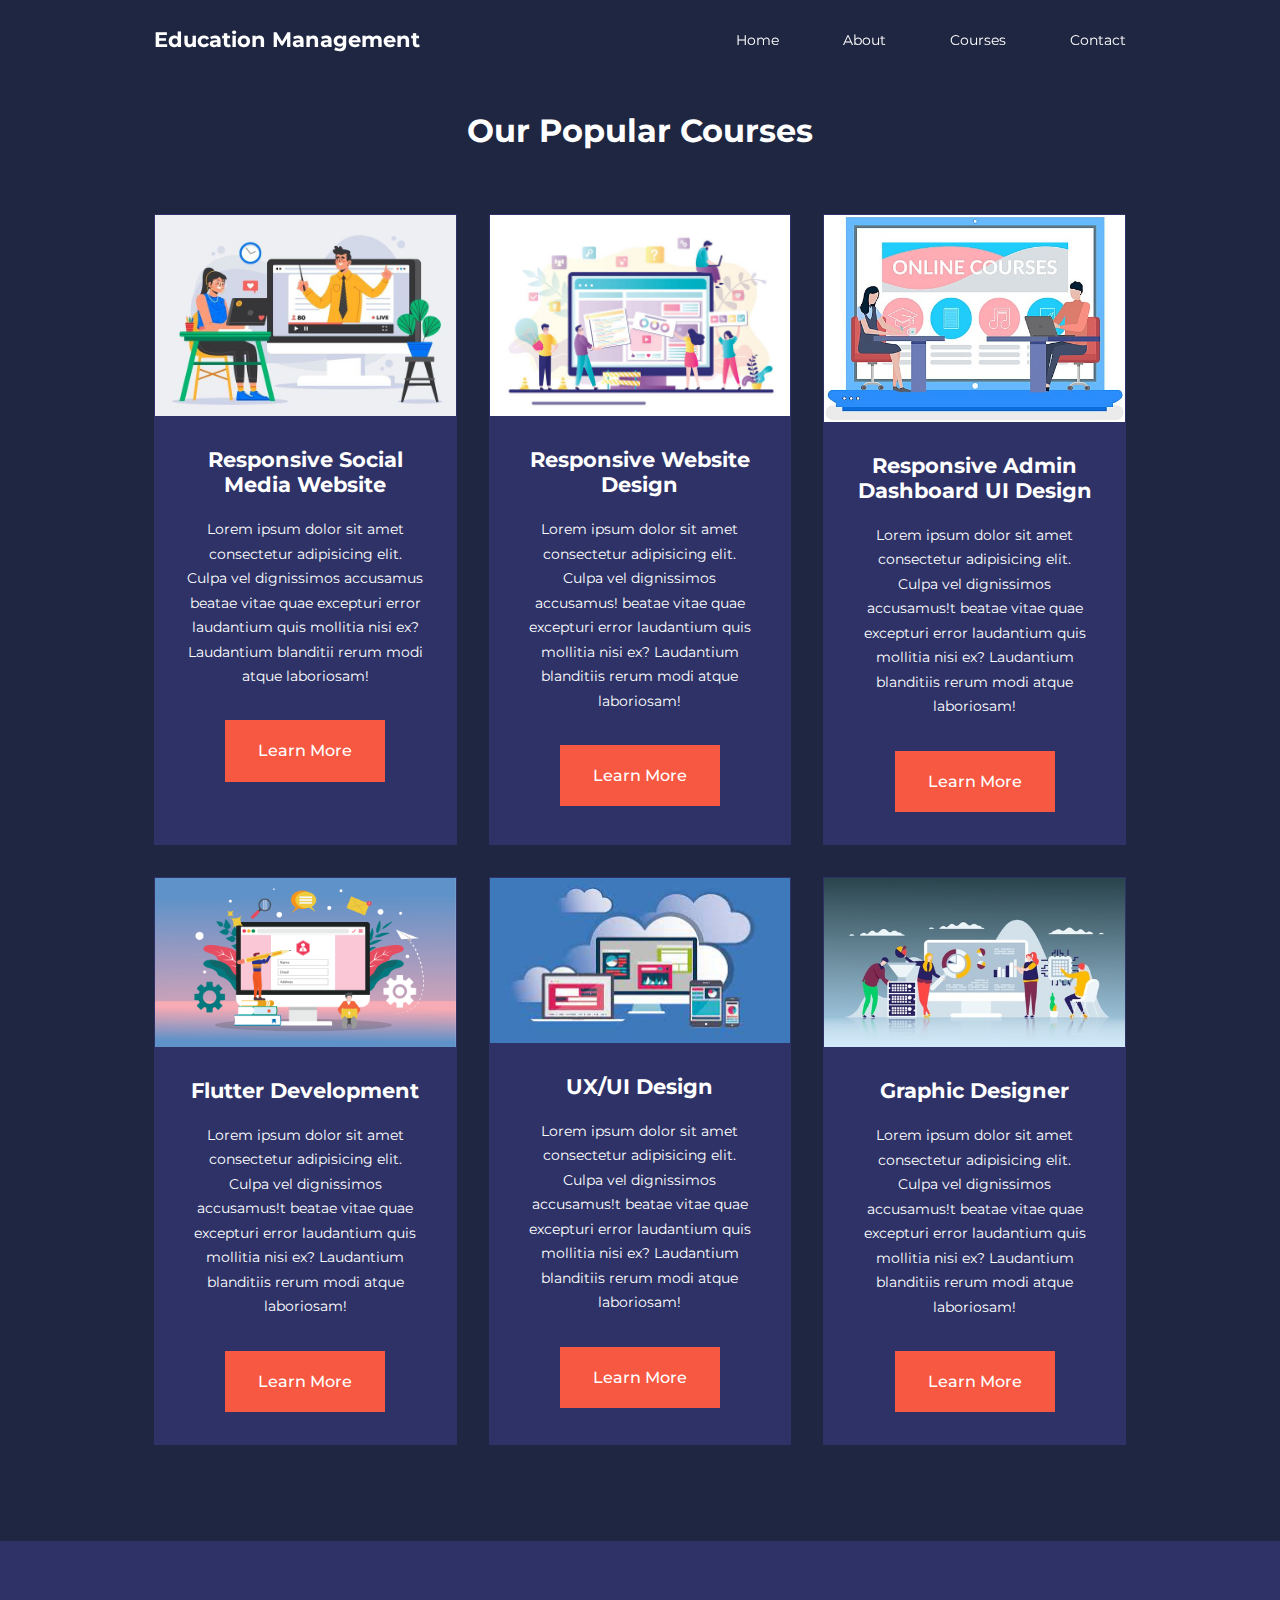
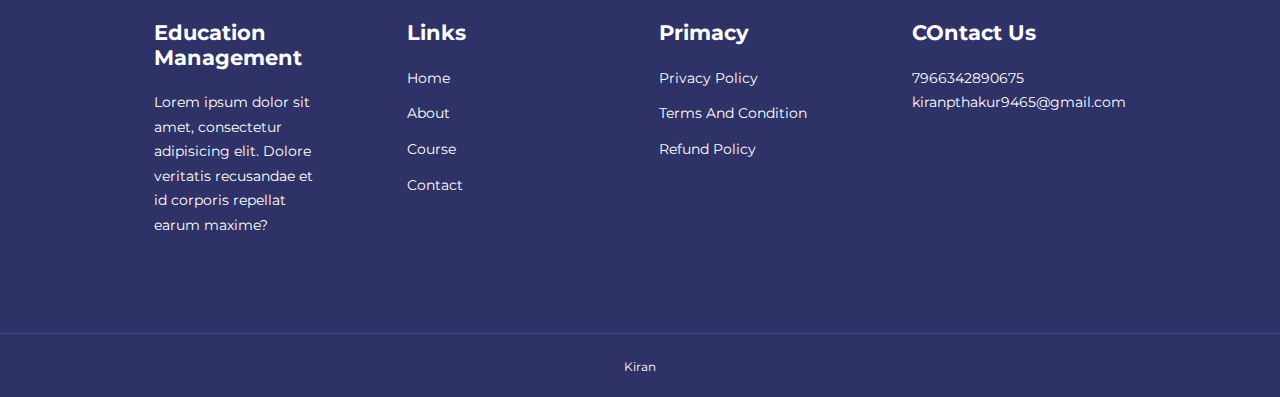
<file: courses.html>
<!DOCTYPE html>
<html lang="en">

<head>
    <meta charset="UTF-8">
    <meta name="viewport" content="width=device-width, initial-scale=1.0">
    <title>Responsive Multipage Education Website Using HTML, CSS & Javascript</title>

    <!--iconscout cdn-->

    <link rel="stylesheet" href="https://unicons.iconscout.com/release/v4.0.8/css/line.css">

    <!-- <google fonts montserrat -->
    <link rel="preconnect" href="https://fonts.googleapis.com">
    <link rel="preconnect" href="https://fonts.gstatic.com" crossorigin>
    <link href="https://fonts.googleapis.com/css2?family=Montserrat:wght@300;400;500;600;700;800;900&display=swap"
        rel="stylesheet">

    <link rel="stylesheet" href="style.css">
    <style>
        .courses{
            margin-top: 1rem;
        }
    </style>
</head>

<body>

    <nav>
        <div class="container nav_container">
            <a href="index.html">
                <h4>Education Management</h4>
            </a>
            <ul class="nav_menu">
                <li><a href="index.html">Home</a> </li>
                <li><a href="about.html">About</a> </li>
                <li><a href="courses.html">Courses</a> </li>
                <li><a href="contact.html">Contact</a> </li>
            </ul>
            <button id="open-menu-btn"><i class="uil uil-bars"></i></button>
            <button id="close-menu-btn"><i class="uil uil-multiply"></i></button>

        </div>
    </nav>

<!-- courses -->

    <section class="courses">
        <h2>Our Popular Courses</h2>
        <div class="container courses__container">
            <article class="course">
                <div class="course__image">
                    <img src="./img1.jpg">
                </div>
                <div class="course__info">
                    <h4>Responsive Social Media Website</h4>
                    <p>Lorem ipsum dolor sit amet consectetur adipisicing elit. Culpa vel dignissimos accusamus
                        beatae vitae quae excepturi error laudantium quis mollitia nisi ex? Laudantium blanditii
                        rerum modi atque laboriosam!</p>
                    <a href="courses.html" class="btn btn-primary">Learn More</a>
                </div>
            </article>

            <article class="course">
                <div class="course__image">
                    <img src="./dkj.jpg">
                </div>
                <div class="course__info">
                    <h4>Responsive Website Design</h4>
                    <p>Lorem ipsum dolor sit amet consectetur adipisicing elit. Culpa vel dignissimos accusamus!
                        beatae vitae quae excepturi error laudantium quis mollitia nisi ex? Laudantium blanditiis
                        rerum modi atque laboriosam!</p>
                    <a href="courses.html" class="btn btn-primary">Learn More</a>
                </div>
            </article>

            <article class="course">
                <div class="course__image">
                    <img src="./ksd.jpg">
                </div>
                <div class="course__info">
                    <h4>Responsive Admin Dashboard UI Design</h4>
                    <p>Lorem ipsum dolor sit amet consectetur adipisicing elit. Culpa vel dignissimos accusamus!t
                        beatae vitae quae excepturi error laudantium quis mollitia nisi ex? Laudantium blanditiis
                        rerum modi atque laboriosam!</p>
                    <a href="courses.html" class="btn btn-primary">Learn More</a>
                </div>
            </article>

            <article class="course">
                <div class="course__image">
                    <img src="./coimg.png">
                </div>
                <div class="course__info">
                    <h4>Flutter Development</h4>
                    <p>Lorem ipsum dolor sit amet consectetur adipisicing elit. Culpa vel dignissimos accusamus!t
                        beatae vitae quae excepturi error laudantium quis mollitia nisi ex? Laudantium blanditiis
                        rerum modi atque laboriosam!</p>
                    <a href="courses.html" class="btn btn-primary">Learn More</a>
                </div>
            </article>

            <article class="course">
                <div class="course__image">
                    <img src="./co.jpeg">
                </div>
                <div class="course__info">
                    <h4>UX/UI Design</h4>
                    <p>Lorem ipsum dolor sit amet consectetur adipisicing elit. Culpa vel dignissimos accusamus!t
                        beatae vitae quae excepturi error laudantium quis mollitia nisi ex? Laudantium blanditiis
                        rerum modi atque laboriosam!</p>
                    <a href="courses.html" class="btn btn-primary">Learn More</a>
                </div>
            </article>

            <article class="course">
                <div class="course__image">
                    <img src="./coo.jpg">
                </div>
                <div class="course__info">
                    <h4>Graphic Designer</h4>
                    <p>Lorem ipsum dolor sit amet consectetur adipisicing elit. Culpa vel dignissimos accusamus!t
                        beatae vitae quae excepturi error laudantium quis mollitia nisi ex? Laudantium blanditiis
                        rerum modi atque laboriosam!</p>
                    <a href="courses.html" class="btn btn-primary">Learn More</a>
                </div>
            </article>

        </div>


    </section>


<!-- footer section -->
<footer>
    <div class="container footer__container">
        <div class="footer__1">
            <a href="index.html" class="footer__logo">
                <h4>Education Management</h4>
            </a>
            <p>Lorem ipsum dolor sit amet, consectetur adipisicing elit. Dolore veritatis recusandae et id corporis
                repellat earum maxime?</p>
        </div>

        <div class="footer__2">
            <h4>Links</h4>
            <ul class="Links">
                <li><a href="index.html">Home</a></li>
                <li><a href="about.html">About</a></li>
                <li><a href="courses.html">Course</a></li>
                <li><a href="contact.html">Contact</a></li>
            </ul>

        </div>

        <div class="footer__3">
            <h4>Primacy</h4>
            <ul class="privacy">
                <li><a href="#">Privacy Policy</a></li>
                <li><a href="#">Terms And Condition</a></li>
                <li><a href="#">Refund Policy</a></li>
            </ul>

        </div>

        <div class="footer__4">
            <h4>COntact Us</h4>
            <div>
                <p>7966342890675</p>
                <p>kiranpthakur9465@gmail.com</p>
            </div>
            <ul class="footer_social">
                <li><a href="#"><i class="uil uil-facebook"></i></a></li>
                <li><a href="#"><i class="uil uil-instagram"></i></a></li>
                <li><a href="#"><i class="uil uil-twitter"></i></a></li>
                <li><a href="#"><i class="uil uil-linkedin"></i></a></li>
            </ul>

        </div>

    </div>
    <div class="footer_copyright">
        <small> Kiran</small>
    </div>
</footer>
<script src="./main.js"></script>



</body>

</html>
</file>
<file: style.css>
* {
    margin: 0;
    padding: 0;
    border: 0;
    outline: 0;
    text-decoration: none;
    list-style: none;
    box-sizing: border-box;
}

:root {
    --color-primary: #6c63ff;
    --color-success: #00bf8e;
    --color-warning: #f7c94b;
    --color-danger: #f75842;
    --color-danger-variant: rgba(247, 88, 66, 0.4);
    --color-white: #fff;
    --color-light: rgba(255, 255, 255, 0.7);
    --color-black: #000;
    --color-bg: #1f2641;
    --color-bg1: #2e3267;
    --color-bg2: #424890;

    --container-width-lg: 76%;
    --container-width-md: 90%;
    --container-width-sm: 94%;


    --transition: all 400ms ease;
}

body {
    font-family: 'Montserrat', sans-serif;
    line-height: 1.7;
    color: var(--color-white);
    background: var(--color-bg);
}

.container {
    width: var(--container-width-lg);
    margin: 0 auto;
}

section {
    padding: 6rem 0;

}

section h2 {
    text-align: center;
    margin-bottom: 4rem;
}

h1,
h2,
h3,
h4,
h5 {
    line-height: 1.2;
}

h1 {
    font-size: 2.4rem;
}

h2 {
    font-size: 2rem;
}

h3 {
    font-size: 1.6rem;
}

h4 {
    font-size: 1.3rem;
}

a {
    color: var(--color-white)
}

img {
    width: 100%;
    display: block;
    object-fit: cover;

}

.btn {
    display: inline-block;
    background: var(--color-white);
    color: var(--color-black);
    padding: 1rem 2rem;
    border: 1px solid transparent;
    font-weight: 500;
    transition: var(--transition);
}

.btn:hover {
    background: transparent;
    color: var(--color-white);
    border-color: var(--color-white);

}

.btn-primary {
    background: var(--color-danger);
    color: var(--color-white);
}

/* Navbar */
nav {
    background: transparent;
    width: 100vw;
    height: 5rem;
    position: fixed;
    top: 0;
    z-index: 11;
}

/* change navbar sytle on scroll using javascript*/
.window-scroll{
    background: var(--color-primary);
    box-shadow: 0 1rem 2rem rgba(0, 0, 0, 0.2);
}
.nav_container {
    height: 100%;
    display: flex;
    justify-content: space-between;
    align-items: center;

}

nav button {
    display: none;

}

.nav_menu {
    display: flex;
    align-items: center;
    gap: 4rem;
}

.nav_menu a {
    font-size: 0.9rem;
    transition: var(--transition);

}

.nav_menu a:hover {
    color: var(--color-bg2);

}

/* header section */
header {
    position: relative;
    top: 5rem;
    overflow: 70vh;
    margin-bottom: 5rem;


}

.header__container {
    display: grid;
    grid-template-columns: 1fr 1fr;
    align-items: center;
    gap: 5rem;
    height: 10%;

}

.header__left p {
    margin: 1rem 0 2.4rem;

}

/* categories */
.categories {
    background: var(--color-bg);
    height: 32rem;
    
}

.categories h1 {
    line-height: 1;
    margin-bottom: 3rem;

}

.categories__container {
    display: grid;
    grid-template-columns: 40% 60%;

}

.categories__left {
    margin-right: 4rem;
}

.categories__left p {
    margin: 1rem 0 3rem;
}

.categories__right {
    display: grid;
    grid-template-columns: repeat(3, 1fr);
    gap: 1.2rem;

}

.category {
    background: var(--color-bg2);
    padding: 2rem;
    border-radius: 2rem;
    transition: var(--transition);
    
}

.category:hover {
    box-shadow: 0 3rem 3rem rgba(0, 0, 0, 0.3);
    z-index: 1;
}

.category:nth-child(2) .category__icon {
    background: var(--color-danger);
}

.category:nth-child(3) .category__icon {
    background: var(--color-warning);
}

.category:nth-child(4) .category__icon {
    background: var(--color-success);
}

.category:nth-child(5) .category__icon {
    background: var(--color-warning);
}



.category__icon {
    background: var(--color-primary);
    padding: 0.7rem;
    border-radius: 0.9rem;
}

.category h5 {
    margin: 2rem 0 1rem;

}

.category p {
    font-size: 0.85rem;
}
/*Popular courses */

.courses{
    margin-top: 10rem;
}


.courses__container{
    display: grid;
    grid-template-columns: repeat(3,1fr);
    gap: 2rem;
}
.course {
    background: var(--color-bg1);
    text-align: center;
    border: 1px solid transparent;
    transition: var(--transition);
}
.course:hover{
    background: transparent;
    border-color: var(--color-primary);
}
.course__info{
    padding: 2rem;

}
.course__info p{
    margin: 1.2rem 0 2rem;
    font-size: 0.9rem;
}
/* FAQS */

.faqs{
    background: var(--color-bg1);
    box-shadow: inset 0 0 3rem rgba(0, 0, 0, 0.5);
}


.faqs__container
{
    display: grid;
    grid-template-columns: 1fr 1fr;
    gap: 1rem;
}
.faq{
    padding: 2rem;
    display: flex;
    align-items: center;
    gap: 1.4rem;
    height: fit-content;
    background: var(--color-primary);
    cursor: pointer;
}
.faq h4{
    font-size: 1rem;
    line-height: 2.2;
}
.faq__icon{
    align-self: flex-start;
    font-size: 1.2rem;
}
.faq p{
    margin-top: 0.8rem;
    display: none;

}
.faq.open p{
    display: block;

}
/* Testimonials */
.testimonials__Container{
    overflow: hidden;
    position: relative;
    margin-bottom: 5em;

}
.testimonial {
    padding-top: 2rem;

}
.avtar{
    width: 6rem;
    height: 6rem;
    border-radius: 50%;
    overflow: hidden;
    margin: 0 auto 1rem;
    border: 1rem solid var(--color-bg1);
}
.testimonials__info{
    text-align: center;
}
.testimonial__body{
    background: var(--color-primary);
    padding: 2rem;
    margin-top: 3rem;
    position: relative;
}
.testimonial__body::before{
    content: "";
    display: block;
    background:linear-gradient( 135deg , transparent,var(--color-primary) , var(--color-primary), var(--color-primary));
    width: 3rem;
    height: 3rem;
    position: absolute;
    left: 50%;
    top: -1.5rem;
    transform: rotate(45deg);
}
/* 
footer */

footer{
    background: var(--color-bg1);
    padding-top: 5rem;
    font-size: 0.9rem;
}
.footer__container
{
    display: grid;
    grid-template-columns: repeat(4, 1fr);
    gap: 5rem;
}
.footer__container > div h4{
    margin-bottom: 1.2rem;
}
.footer__1 p{
    margin: 0 0 2rem;
     
}
footer ul li{
    margin-bottom: 0.7rem;
}
footer ul li a:hover{
    text-decoration: underline;
}
.footer_social {
    display: flex;
    gap: 1rem;
    font-size: 1.2rem;
    margin-top: 2rem;
}
.footer_copyright {
    text-align: center;
    margin-top: 4rem;
    padding: 1.2rem 0;
    border-top: 1px solid var(--color-bg2);
}
/* for tablets */
@media screen  and (max-width: 1024px)  {

    .container {
        width: var(--container-width-md);
    }

    h1 {
        font-size: 2.2rem;
    }
    h2 {
        font-size: 1.7rem;
    }

    h3 {
        font-size: 1.4rem;
    }
    h4 {
        font-size: 1.2rem;
    }

    /* navbar */

    nav button {
        display: inline-block;
        background: transparent;
        font-size: 1.8rem;
        color: var(--color-white);
        cursor: pointer;
    }
    nav button#close-menu-btn{
        display: none;
    }
    .nav_menu {
        position: fixed;
        top: 5rem;
        right: 5%;
        height: fit-content;
        width: 18rem;
        flex-direction: column;
        gap: 0;
        display: none;

    }

    .nav_menu li {
        width: 100%;
        height: 5.8rem;
        animation: animateNavItems 400ms linear forwards;
        transform-origin: top right;
        opacity: 0;
    }

    
    .nav_menu li:nth-child(2){
        animation-delay:200ms ;
    }
    .nav_menu li:nth-child(3){
        animation-delay:400ms ;
    }
    .nav_menu li:nth-child(4){
        animation-delay:600ms ;
    }
        
    
    
    @keyframes animateNavItems {
        0%{
            transform: rotateZ(-90deg) rotate(90deg) scale(0.1);

        }
        100%{
            transform: rotateZ(0) rotate(0) scale(1);
            opacity: 1;

        }
        
    }

    .nav_menu li a {
        background: var(--color-primary);
        box-shadow: -4rem 6rem 10rem rgba(0, 0, 0, 0.6);
        width: 100%;
        height: 100%;
        display: grid;
        place-items: center;
    }
    .nav_menu li a:hover {
        background: var(--color-bg2);
        color: var(--color-white);
    }
   /* header */

   header {
    height: 52vh;
    margin-bottom: 4rem;

   }

   .header__container{
    gap: 0;
    padding-bottom: 3rem;

   }
   /* categories */
   .categories {
    height: auto;

   }
   .categories__container {
    grid-template-columns: 1fr;
    gap: 3rem;

   }
   .categories__left {
    margin-right: 0;
   }
    /* Popular Courses */

    .courses {
        margin-top: 0;

    }
    .courses__container {
        grid-template-columns: 1fr 1fr;


    }

    /* FAQS */
    .faqs__container {
        grid-template-columns: 1fr;
    }
    .faq {
        padding: 1.5rem;
    }

    /* footer */

.footer__container {
    grid-template-columns: 1fr 1fr;
}
    
}
/* media quereis (phones) */
 @media screen  and (max-width: 600px) {
   .container {
    width: var(--container-width-sm);

   }
   /* navbar */
   .nav_menu {
right: 3%;

   }
   /* header */
   header {
    height: 100vh;
   }

   .header__container {
    grid-template-columns: 1fr;
    text-align: center;
    margin-top: 0;
   }

   .header__left p {
    margin-bottom: 1.3rem;
   }
   .categories__right {
    grid-template-columns: 1fr 1fr;
    gap: 0.7rem;
   }

   .category {
    padding: 1rem;
    border-radius: 1rem;
   }

   .category__icon {
    margin-top: 4px;
    display: inline-block;
   }
   /* popular courses */
   .courses__container {
    grid-template-columns: 1fr;
   }
   /* testimonials */
   .testimonial__body {
    padding: 1.2rem;
   }

   /* footer */
   .footer__container {
    grid-template-columns: 1fr;
    text-align: center;
    gap: 2rem;

   }
   .footer__1 p {
    margin: 1rem auto;
   }
    .footer_social {
        justify-content: center;
    }
 }
</file>
<file: about.css>
/* achievement section */
.about__acheivement {
    margin-top: 3rem;
}

.about_acheivement-container {
    display: grid;
    grid-template-columns: 40% 60%;
    gap: 5rem;

}

.about__acheivement-right>p {
    margin: 1.6rem 0 2.5rem;

}

.acheivements__cards {
    display: grid;
    grid-template-columns: repeat(3, 1fr);
    gap: 1.5rem;
}

.acheivement__card {
    background: var(--color-bg1);
    padding: 1.6rem;
    border-radius: 1rem;
    text-align: center;
    transition: var(--transition);
}

.acheivement__card:hover {
    background: var(--color-bg2);
    box-shadow: 0 3rem 3rem rgba(0, 0, 0, 0.3);
}

.acheivements__icon {
    background: var(--color-danger);
    padding: 0.6rem;
    border-radius: 1rem;
    display: inline-block;
    margin-bottom: 2rem;
    font-size: 2rem;
}

.acheivement__card:nth-child(2) .acheivements__icon {
    background: var(--color-success);

}

.acheivement__card:nth-child(3) .acheivements__icon {
    background: var(--color-primary);

}

.acheivement__card p {
    margin-top: 1rem;
}

/* team  */

.team {
    background: var(--color-bg1);
    box-shadow: inset 0 0 3rem rgba (0, 0, 0, 0.5);

}

.team_container {
    display: grid;
    grid-template-columns: repeat(4, 1fr);
    gap: 2rem;

}

.team_member {
    background: var(--color-bg2);
    padding: 2rem;
    border: 1px solid transparent;
    transition: var(--transition);
    position: relative;
    overflow: hidden;

}

.team_member:hover {
    background: transparent;
    border-color: var(--color-primary);
}

.team_member-image img {
    filter: saturation(0);
}

.team_member:hover img {
    filter: saturate(1);
}

.team__member-info * {
    text-align: center;
    margin-top: 1.4rem;
}

.team__member-info p {
    color: var(--color-light);
}

.team__member-social {
    position: absolute;
    top: 50%;
    transform: translateY(-50%);
    right: -100%;
    display: flex;
    flex-direction: column;
    background: var(--color-primary);
    border-radius: 1rem 0 0 1rem;
    box-shadow: -2rem 0 2rem rgba(0, 0, 0, 0.3);
    transition: var(--transition);

}

.team_member:hover .team__member-social {
    right: 0;

}

.team__member-social a {
    padding: 1rem;
}

/* media queries  tablets*/

@media screen and (max-width: 1024px) {


    .about__acheivement {
        margin-top: 2rem;

    }

    .about_acheivement-container {
        grid-template-columns: 1fr;
        gap: 4rem;

    }

    about__acheivements-left {
        width: 80%;
        margin: 0 auto;

    }

    .team_container {
        grid-template-columns: repeat(3, 1fr);
        gap: 1.5rem;
    }
    .team_member{
        padding: 1rem;

    }

}

/* media queries  mobiles */

@media  screen and (max-width: 600px) {
    .acheivement__card{
        grid-template-columns: 1fr 1fr;
        gap: 0.7rem;
    }
    .team_container{
        grid-template-columns: 1fr 1fr;
        gap: 0.7rem;

    }
    .team_member {
        padding: 0;
    }
    .team_member p {
        margin-bottom: 1.5rem;
    }
    
}
</file>
<file: contact.css>
.contact_container{
    background: var(--color-bg1);
    padding: 4rem;
    display: grid;
    grid-template-columns: 40% 60%;
    gap: 4rem;
    height: 30rem;
    margin: 7rem auto;
    border-radius: 1rem;
}
.contact__aside
{
background: var(--color-primary);
padding: 3rem;
border-radius: 1rem;
position: relative;
bottom: 10rem;
}
.aside__image{
    width: 12rem;
    margin-bottom: 2rem;
}
.contact__aside h2 {
    text-align: left;
    margin-bottom: 1rem;
}

.contact__aside p {
    font-size: 0.9rem;
    margin-bottom: 2rem;

}
.contact__details li {
    
display: flex;
gap: 1rem;
align-items: center ;
margin-bottom: 1rem;
}
.contact_social {
    display: flex;
    gap: 0.8rem;
    margin-top: 3rem;

}
.contact_social a {
    background: var(--color-bg2);
    padding: 0.5rem;
    border-radius: 50%;
    font-size: 0.9rem;
    transition: var(--transition);

}
.contact_social a:hover{
    background: transparent;
}
/* FOrm */
.contact_form
{
    display: flex;
    flex-direction: column;
    gap: 1.2rem;
    margin-right: 4rem;
}
.form__name{
    display: flex;
    gap: 1.2rem;

}
.contact_form input[type="text"]{
    width: 50%;

}
.contact_form input, textarea{
    width: 100%;
    padding: 1rem;
    background: var(--color-bg);
    color: var(--color-white);
}
.contact_form .btn {
    width: max-content;
    margin-top: 1rem;
    cursor: pointer;
    
}
</file>
